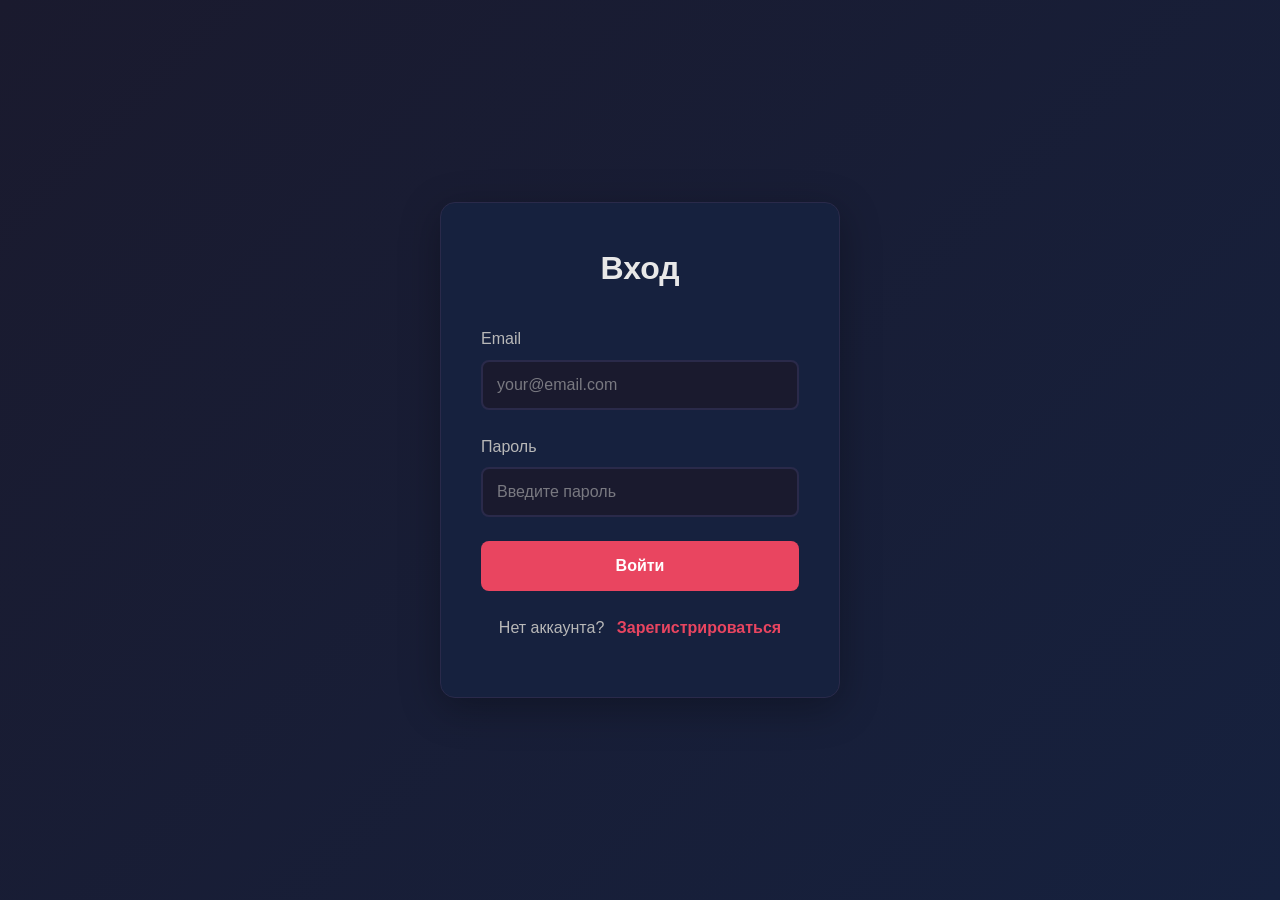
<file: public/auth.html>
<!DOCTYPE html>
<html lang="ru">
<head>
    <meta charset="UTF-8">
    <meta name="viewport" content="width=device-width, initial-scale=1.0">
    <title>Вход / Регистрация</title>
    <link rel="stylesheet" href="style.css">
</head>
<body class="auth-page">
    <div class="auth-container">
        <h1 id="auth-title">Вход</h1>
        <form id="auth-form">
            <div class="form-group">
                <label for="email">Email</label>
                <input type="email" id="email" required placeholder="your@email.com">
            </div>
            <div class="form-group">
                <label for="password">Пароль</label>
                <input type="password" id="password" required placeholder="Введите пароль">
            </div>
            <button type="submit" id="auth-button">Войти</button>
            <p class="auth-switch">
                <span id="auth-switch-text">Нет аккаунта?</span>
                <a href="#" id="auth-switch-link">Зарегистрироваться</a>
            </p>
            <p id="auth-error" class="error-message"></p>
        </form>
    </div>
    <script src="auth.js"></script>
</body>
</html>
</file>
<file: public/style.css>
* {
    margin: 0;
    padding: 0;
    box-sizing: border-box;
}

:root {
    --bg-primary: #1a1a2e;
    --bg-secondary: #16213e;
    --bg-card: #0f3460;
    --bg-hover: #1a4a7a;
    --text-primary: #e8e8e8;
    --text-secondary: #b8b8b8;
    --accent: #e94560;
    --accent-hover: #ff6b81;
    --success: #4ecca3;
    --warning: #ffc107;
    --error: #ff6b6b;
    --border: #2a2a4a;
    --shadow: rgba(0, 0, 0, 0.3);
}

body {
    font-family: 'Segoe UI', Tahoma, Geneva, Verdana, sans-serif;
    background: var(--bg-primary);
    color: var(--text-primary);
    line-height: 1.6;
    min-height: 100vh;
}


.auth-page {
    display: flex;
    justify-content: center;
    align-items: center;
    min-height: 100vh;
    background: linear-gradient(135deg, var(--bg-primary) 0%, var(--bg-secondary) 100%);
}

.auth-container {
    background: var(--bg-secondary);
    padding: 2.5rem;
    border-radius: 15px;
    box-shadow: 0 10px 40px var(--shadow);
    width: 100%;
    max-width: 400px;
    border: 1px solid var(--border);
}

.auth-container h1 {
    text-align: center;
    margin-bottom: 2rem;
    color: var(--text-primary);
    font-size: 2rem;
}


.form-group {
    margin-bottom: 1.5rem;
}

.form-group label {
    display: block;
    margin-bottom: 0.5rem;
    color: var(--text-secondary);
    font-weight: 500;
}

.form-group input {
    width: 100%;
    padding: 0.875rem;
    border: 2px solid var(--border);
    border-radius: 8px;
    background: var(--bg-primary);
    color: var(--text-primary);
    font-size: 1rem;
    transition: border-color 0.3s ease;
}

.form-group input:focus {
    outline: none;
    border-color: var(--accent);
}

.form-group input::placeholder {
    color: var(--text-secondary);
    opacity: 0.6;
}

.form-row {
    display: grid;
    grid-template-columns: 1fr 1fr;
    gap: 1rem;
}

button {
    width: 100%;
    padding: 1rem;
    border: none;
    border-radius: 8px;
    background: var(--accent);
    color: white;
    font-size: 1rem;
    font-weight: 600;
    cursor: pointer;
    transition: all 0.3s ease;
}

button:hover {
    background: var(--accent-hover);
    transform: translateY(-2px);
    box-shadow: 0 5px 15px rgba(233, 69, 96, 0.3);
}

button:active {
    transform: translateY(0);
}

.auth-switch {
    text-align: center;
    margin-top: 1.5rem;
    color: var(--text-secondary);
}

.auth-switch a {
    color: var(--accent);
    text-decoration: none;
    font-weight: 600;
    margin-left: 0.5rem;
}

.auth-switch a:hover {
    text-decoration: underline;
}

.error-message {
    color: var(--error);
    margin-top: 1rem;
    text-align: center;
    font-weight: 500;
}

.success-message {
    color: var(--success);
    margin-top: 1rem;
    text-align: center;
    font-weight: 500;
}


.header {
    background: var(--bg-secondary);
    padding: 1rem 2rem;
    display: flex;
    justify-content: space-between;
    align-items: center;
    box-shadow: 0 2px 10px var(--shadow);
    border-bottom: 1px solid var(--border);
}

.header h1 {
    font-size: 1.75rem;
    color: var(--text-primary);
}

.header-controls {
    display: flex;
    align-items: center;
    gap: 1rem;
}

.header-controls span {
    color: var(--text-secondary);
}

.header-controls button {
    width: auto;
    padding: 0.5rem 1rem;
    font-size: 0.9rem;
}

#logout-button {
    background: var(--error);
}

#logout-button:hover {
    background: #ff5252;
}

#admin-panel-button {
    background: var(--warning);
    color: #1a1a2e;
}

#admin-panel-button:hover {
    background: #ffd54f;
}


.main-container {
    max-width: 1400px;
    margin: 0 auto;
    padding: 2rem;
}

section {
    margin-bottom: 3rem;
}

section h2 {
    font-size: 1.75rem;
    margin-bottom: 1.5rem;
    color: var(--text-primary);
}


.calendar-controls {
    display: flex;
    justify-content: center;
    align-items: center;
    gap: 2rem;
    margin-bottom: 1.5rem;
}

.calendar-controls button {
    width: auto;
    padding: 0.5rem 1rem;
    background: var(--bg-card);
}

.calendar-controls button:hover {
    background: var(--bg-hover);
}

.calendar-controls h3 {
    font-size: 1.5rem;
    color: var(--text-primary);
    min-width: 200px;
    text-align: center;
}

.calendar-grid {
    background: var(--bg-secondary);
    border-radius: 10px;
    padding: 1rem;
    box-shadow: 0 5px 20px var(--shadow);
}

.calendar-header {
    display: grid;
    grid-template-columns: repeat(7, 1fr);
    gap: 5px;
    margin-bottom: 10px;
}

.calendar-header > div {
    text-align: center;
    font-weight: 600;
    color: var(--text-secondary);
    padding: 0.5rem;
}

.calendar-days {
    display: grid;
    grid-template-columns: repeat(7, 1fr);
    gap: 5px;
}

.calendar-day {
    aspect-ratio: 1;
    display: flex;
    align-items: center;
    justify-content: center;
    border-radius: 8px;
    cursor: pointer;
    transition: all 0.2s ease;
    font-weight: 500;
    position: relative;
}

.calendar-day:hover {
    background: var(--bg-hover);
}

.calendar-day.empty {
    cursor: default;
}

.calendar-day.empty:hover {
    background: transparent;
}

.calendar-day.today {
    background: var(--accent);
    color: white;
}

.calendar-day.selected {
    background: var(--success);
    color: white;
}

.calendar-day.has-bookings::after {
    content: '';
    position: absolute;
    bottom: 5px;
    left: 50%;
    transform: translateX(-50%);
    width: 6px;
    height: 6px;
    background: var(--warning);
    border-radius: 50%;
}


.day-bookings {
    background: var(--bg-secondary);
    border-radius: 10px;
    padding: 1.5rem;
    margin-top: 1rem;
    box-shadow: 0 5px 20px var(--shadow);
}

.day-bookings h3 {
    margin-bottom: 1rem;
    color: var(--text-primary);
}

.booking-item {
    background: var(--bg-card);
    padding: 1rem;
    border-radius: 8px;
    margin-bottom: 0.75rem;
    display: flex;
    justify-content: space-between;
    align-items: center;
    border-left: 4px solid var(--accent);
}

.booking-item.confirmed {
    border-left-color: var(--success);
}

.booking-item.pending {
    border-left-color: var(--warning);
}

.booking-time {
    font-weight: 600;
    color: var(--text-primary);
}

.booking-discipline {
    color: var(--text-secondary);
}

.booking-status {
    padding: 0.25rem 0.75rem;
    border-radius: 20px;
    font-size: 0.85rem;
    font-weight: 600;
}

.booking-status.confirmed {
    background: var(--success);
    color: var(--bg-primary);
}

.booking-status.pending {
    background: var(--warning);
    color: var(--bg-primary);
}


.disciplines-list {
    display: grid;
    gap: 1rem;
}

.discipline-card {
    background: var(--bg-secondary);
    border-radius: 10px;
    overflow: hidden;
    box-shadow: 0 5px 20px var(--shadow);
    transition: all 0.3s ease;
}

.discipline-card:hover {
    transform: translateY(-3px);
    box-shadow: 0 8px 25px var(--shadow);
}

.discipline-header {
    padding: 1.5rem;
    display: flex;
    justify-content: space-between;
    align-items: center;
    cursor: pointer;
    background: var(--bg-card);
}

.discipline-header:hover {
    background: var(--bg-hover);
}

.discipline-info {
    flex: 1;
}

.discipline-name {
    font-size: 1.25rem;
    font-weight: 600;
    margin-bottom: 0.5rem;
}

.discipline-price {
    color: var(--success);
    font-weight: 600;
    font-size: 1.1rem;
}

.discipline-arrow {
    font-size: 1.5rem;
    transition: transform 0.3s ease;
    color: var(--text-secondary);
}

.discipline-card.expanded .discipline-arrow {
    transform: rotate(180deg);
}

.discipline-details {
    max-height: 0;
    overflow: hidden;
    transition: max-height 0.3s ease;
    background: var(--bg-primary);
}

.discipline-card.expanded .discipline-details {
    max-height: 500px;
}

.discipline-content {
    padding: 1.5rem;
}

.discipline-full-desc p {
    color: var(--text-secondary);
    margin-bottom: 0.75rem;
    line-height: 1.7;
    font-size: 0.9rem;
}

.discipline-full-desc strong {
    color: var(--text-primary);
}

.discipline-actions {
    display: flex;
    gap: 0.75rem;
    margin-top: 1.25rem;
    flex-wrap: wrap;
}

.discipline-actions button {
    width: auto;
    padding: 0.75rem 1.5rem;
    border-radius: 8px;
    font-size: 0.9rem;
    font-weight: 600;
    cursor: pointer;
    border: none;
    transition: all 0.2s;
}

.discipline-actions .book-button {
    background: var(--accent);
    color: white;
}

.discipline-actions .book-button:hover {
    background: var(--accent-hover);
    transform: translateY(-2px);
}

.discipline-actions .survey-button {
    background: var(--bg-card);
    color: var(--text-primary);
    border: 2px solid var(--accent);
}

.discipline-actions .survey-button:hover {
    background: var(--accent);
    color: white;
    transform: translateY(-2px);
}

.discipline-content button {
    width: auto;
    padding: 0.75rem 2rem;
}


.modal {
    position: fixed;
    top: 0;
    left: 0;
    width: 100%;
    height: 100%;
    background: rgba(0, 0, 0, 0.7);
    display: flex;
    justify-content: center;
    align-items: center;
    z-index: 1000;
}

.modal-content {
    background: var(--bg-secondary);
    padding: 2rem;
    border-radius: 15px;
    width: 90%;
    max-width: 500px;
    max-height: 90vh;
    overflow-y: auto;
    box-shadow: 0 10px 50px var(--shadow);
    position: relative;
    border: 1px solid var(--border);
}

.modal-large {
    max-width: 900px;
}

.modal-close {
    position: absolute;
    top: 1rem;
    right: 1rem;
    font-size: 2rem;
    cursor: pointer;
    color: var(--text-secondary);
    transition: color 0.2s ease;
}

.modal-close:hover {
    color: var(--accent);
}

.modal-content h2 {
    margin-bottom: 1.5rem;
    color: var(--text-primary);
}

.price-info {
    background: var(--bg-card);
    padding: 1rem;
    border-radius: 8px;
    margin: 1rem 0;
    text-align: center;
    color: var(--success);
    font-weight: 600;
}

.submit-button {
    margin-top: 1rem;
}


.admin-tabs {
    display: flex;
    gap: 1rem;
    margin-bottom: 1.5rem;
}

.tab-button {
    flex: 1;
    padding: 0.75rem 1rem;
    background: var(--bg-card);
    color: var(--text-primary);
    border: none;
    border-radius: 8px;
    cursor: pointer;
    font-weight: 600;
    transition: all 0.2s ease;
}

.tab-button.active {
    background: var(--accent);
}

.tab-button:hover {
    background: var(--bg-hover);
}

.tab-content {
    display: none;
}

.tab-content.active {
    display: block;
}

.admin-booking-item {
    background: var(--bg-card);
    padding: 1rem;
    border-radius: 8px;
    margin-bottom: 1rem;
    border-left: 4px solid var(--warning);
}

.admin-booking-info {
    margin-bottom: 1rem;
}

.admin-booking-info p {
    margin-bottom: 0.5rem;
    color: var(--text-secondary);
}

.admin-booking-info strong {
    color: var(--text-primary);
}

.admin-actions {
    display: flex;
    gap: 0.75rem;
}

.approve-button {
    background: var(--success);
    flex: 1;
}

.approve-button:hover {
    background: #3db893;
}

.reject-button {
    background: var(--error);
    flex: 1;
}

.reject-button:hover {
    background: #ff5252;
}

.delete-button {
    background: #666;
    flex: 1;
}

.delete-button:hover {
    background: #555;
}


.hidden {
    display: none !important;
}


.icon-button {
    width: auto;
    padding: 0.5rem;
    background: transparent;
    font-size: 1.3rem;
    border: none;
    cursor: pointer;
    transition: transform 0.2s;
}

.icon-button:hover {
    transform: scale(1.2);
    background: transparent;
    box-shadow: none;
}


.weekly-calendar {
    display: grid;
    grid-template-columns: repeat(7, 1fr);
    gap: 6px;
    background: var(--bg-secondary);
    border-radius: 10px;
    padding: 0.75rem;
    box-shadow: 0 5px 20px var(--shadow);
}

.week-day-column {
    background: var(--bg-card);
    border-radius: 8px;
    display: flex;
    flex-direction: column;
    min-height: 80px;
    max-height: calc(100vh - 220px);
    overflow: hidden;
}

.week-day-header {
    padding: 0.5rem 0.4rem;
    text-align: center;
    background: var(--bg-hover);
    font-weight: 600;
    font-size: 0.8rem;
    border-bottom: 2px solid var(--border);
    flex-shrink: 0;
}

.week-day-header.today {
    background: var(--accent);
    color: white;
}

.week-day-bookings {
    flex: 1;
    overflow-y: auto;
    padding: 0.4rem;
    display: flex;
    flex-direction: column;
    gap: 0.35rem;
}

.day-empty {
    text-align: center;
    color: var(--text-secondary);
    font-size: 0.7rem;
    padding: 1rem 0.3rem;
    opacity: 0.5;
}


.booking-card {
    border-radius: 6px;
    padding: 0.4rem 0.5rem;
    font-weight: 600;
    color: white;
    cursor: default;
    transition: transform 0.15s, box-shadow 0.15s;
    box-shadow: 0 2px 6px rgba(0,0,0,0.3);
}

.booking-card:hover {
    transform: scale(1.02);
    box-shadow: 0 4px 12px rgba(0,0,0,0.4);
}

.booking-card.math {
    background: linear-gradient(135deg, #e94560, #c73a52);
}

.booking-card.tennis {
    background: linear-gradient(135deg, #4ecca3, #38a88a);
}

.booking-card .booking-card-time {
    font-size: 0.75rem;
    opacity: 0.95;
    line-height: 1.3;
}

.booking-card .booking-card-name {
    font-size: 0.65rem;
    opacity: 0.85;
    margin-top: 0.15rem;
    white-space: nowrap;
    overflow: hidden;
    text-overflow: ellipsis;
    line-height: 1.2;
}


#statistics-content {
    color: var(--text-primary);
}

.stat-row {
    display: flex;
    justify-content: space-between;
    padding: 0.75rem 1rem;
    background: var(--bg-card);
    border-radius: 8px;
    margin-bottom: 0.75rem;
}

.stat-row .stat-name {
    font-weight: 600;
    color: var(--text-primary);
}

.stat-row .stat-hours {
    color: var(--success);
    font-weight: 600;
}

.stat-empty {
    text-align: center;
    color: var(--text-secondary);
    padding: 2rem;
}


.survey-question {
    margin-bottom: 1.5rem;
    padding-bottom: 1.25rem;
    border-bottom: 1px solid var(--border);
}

.survey-question:last-of-type {
    border-bottom: none;
}

.survey-question label {
    display: block;
    font-weight: 600;
    color: var(--text-primary);
    margin-bottom: 0.75rem;
    font-size: 0.95rem;
}

.survey-options {
    display: flex;
    flex-direction: column;
    gap: 0.5rem;
}

.survey-options label {
    display: flex;
    align-items: center;
    gap: 0.5rem;
    font-weight: 400;
    color: var(--text-secondary);
    cursor: pointer;
    padding: 0.4rem 0.5rem;
    border-radius: 6px;
    transition: background 0.15s;
}

.survey-options label:hover {
    background: var(--bg-hover);
}

.survey-options input[type="checkbox"],
.survey-options input[type="radio"] {
    accent-color: var(--accent);
    width: auto;
    margin: 0;
}

.survey-options input[type="text"],
.survey-options textarea {
    width: 100%;
    padding: 0.6rem 0.75rem;
    border: 1px solid var(--border);
    border-radius: 6px;
    background: var(--bg-primary);
    color: var(--text-primary);
    font-size: 0.9rem;
}

.survey-submit {
    margin-top: 1rem;
    background: var(--success);
}

.survey-submit:hover {
    background: #3db893;
}

.survey-success {
    color: var(--success);
    text-align: center;
    padding: 1rem;
    font-weight: 600;
}

.survey-error {
    color: var(--error);
    text-align: center;
    padding: 0.5rem;
}


.survey-filter-btn {
    width: auto;
    padding: 0.4rem 0.8rem;
    background: var(--bg-card);
    color: var(--text-secondary);
    border: 1px solid var(--border);
    border-radius: 20px;
    font-size: 0.8rem;
    cursor: pointer;
    transition: all 0.2s;
}

.survey-filter-btn:hover {
    background: var(--bg-hover);
    color: var(--text-primary);
}

.survey-filter-btn.active {
    background: var(--accent);
    color: white;
    border-color: var(--accent);
}


.survey-answer-item {
    background: var(--bg-card);
    padding: 1rem;
    border-radius: 8px;
    margin-bottom: 0.75rem;
    border-left: 4px solid var(--accent);
}

.survey-answer-header {
    display: flex;
    justify-content: space-between;
    align-items: center;
    margin-bottom: 0.75rem;
    font-size: 0.85rem;
    color: var(--text-secondary);
}

.survey-answer-disc {
    font-weight: 600;
    color: var(--text-primary);
    padding: 0.2rem 0.6rem;
    background: var(--bg-hover);
    border-radius: 12px;
    font-size: 0.75rem;
}

.survey-answer-body {
    display: flex;
    flex-direction: column;
    gap: 0.4rem;
}

.survey-answer-row {
    display: flex;
    gap: 0.5rem;
    font-size: 0.85rem;
}

.survey-answer-row .q-label {
    color: var(--text-secondary);
    min-width: 120px;
    flex-shrink: 0;
}

.survey-answer-row .q-value {
    color: var(--text-primary);
    font-weight: 500;
}

.survey-empty {
    text-align: center;
    color: var(--text-secondary);
    padding: 2rem;
    font-size: 0.9rem;
}


.modal-small {
    max-width: 400px;
}

#contacts-content p {
    padding: 0.75rem 0;
    border-bottom: 1px solid var(--border);
    font-size: 1rem;
    color: var(--text-primary);
}

#contacts-content p:last-child {
    border-bottom: none;
}


.reminders-panel {
    position: fixed;
    top: 50%;
    right: -360px;
    transform: translateY(-50%);
    width: 340px;
    max-height: 80vh;
    background: var(--bg-secondary);
    border-radius: 12px 0 0 12px;
    box-shadow: -5px 0 25px var(--shadow);
    border: 1px solid var(--border);
    border-right: none;
    z-index: 998;
    transition: right 0.4s ease;
    overflow: hidden;
    display: flex;
    flex-direction: column;
}

.reminders-panel.visible {
    right: 0;
}

.reminders-header {
    background: var(--bg-card);
    padding: 0.75rem 1rem;
    display: flex;
    justify-content: space-between;
    align-items: center;
    font-weight: 600;
}

.reminders-header button {
    width: auto;
    padding: 0 0.5rem;
    background: transparent;
    font-size: 1.2rem;
    color: var(--text-secondary);
}

.reminders-header button:hover {
    background: transparent;
    color: var(--accent);
}

.reminders-list {
    flex: 1;
    overflow-y: auto;
    padding: 0.75rem;
}

.reminder-item {
    background: var(--bg-card);
    border-radius: 8px;
    padding: 0.75rem;
    margin-bottom: 0.5rem;
    border-left: 4px solid var(--warning);
}

.reminder-item .reminder-discipline {
    font-weight: 600;
    margin-bottom: 0.25rem;
}

.reminder-item .reminder-time {
    color: var(--success);
    font-size: 0.85rem;
}


.multi-booking-toggle {
    background: transparent;
    border: 2px solid var(--accent);
    color: var(--accent);
    padding: 0.5rem 1rem;
    border-radius: 8px;
    cursor: pointer;
    font-size: 0.85rem;
    font-weight: 600;
    margin-top: 0.5rem;
    transition: all 0.2s;
}

.multi-booking-toggle:hover {
    background: var(--accent);
    color: white;
}

.multi-booking-fields {
    margin-top: 1rem;
    padding: 1rem;
    background: var(--bg-card);
    border-radius: 8px;
}

.multi-booking-fields label {
    display: block;
    margin-bottom: 0.25rem;
    color: var(--text-secondary);
    font-size: 0.85rem;
}

.multi-booking-fields input,
.multi-booking-fields select {
    width: 100%;
    padding: 0.5rem;
    margin-bottom: 0.75rem;
    border: 1px solid var(--border);
    border-radius: 6px;
    background: var(--bg-primary);
    color: var(--text-primary);
}


@media (max-width: 768px) {
    .header {
        flex-direction: column;
        gap: 1rem;
        text-align: center;
    }

    .header-controls {
        flex-wrap: wrap;
        justify-content: center;
    }

    .main-container {
        padding: 1rem;
    }

    .form-row {
        grid-template-columns: 1fr;
    }

    .modal-content {
        padding: 1.5rem;
    }

    .admin-tabs {
        flex-direction: column;
    }

    .weekly-calendar {
        grid-template-columns: 1fr;
        gap: 6px;
    }

    .week-day-column {
        max-height: 200px;
    }

    .reminders-panel {
        width: calc(100% - 20px);
        right: -110%;
    }

    .reminders-panel.visible {
        right: 10px;
    }
}
</file>
